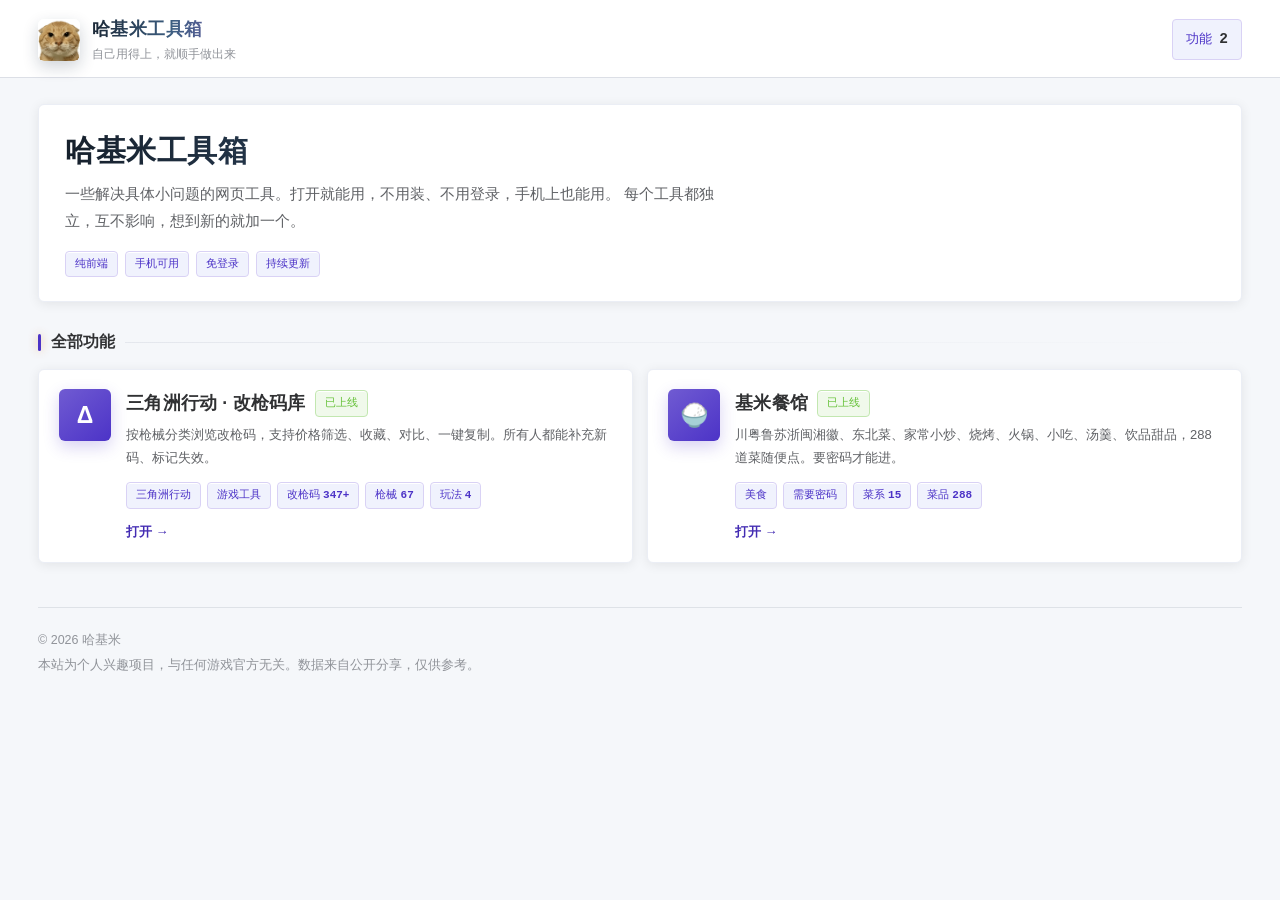
<file: docs/index.html>
<!DOCTYPE html>
<html lang="zh-CN" data-base="./">
<head>
<meta charset="UTF-8" />
<meta name="viewport" content="width=device-width, initial-scale=1, viewport-fit=cover" />
<title>哈基米工具箱</title>
<meta name="description" content="哈基米工具箱 —— 自己用得上就顺手做出来的网页小工具集合，打开就能用，不用登录。" />
<link rel="icon" type="image/svg+xml" href="favicon.svg" />
<!-- 图标与 PWA -->
<link rel="apple-touch-icon" sizes="180x180" href="icons/apple-touch-icon.png" />
<link rel="icon" type="image/png" sizes="192x192" href="icons/icon-192.png" />
<link rel="icon" type="image/png" sizes="32x32" href="icons/favicon-32.png" />
<link rel="manifest" href="manifest.webmanifest" />
<meta name="theme-color" content="#f0892c" />
<meta name="apple-mobile-web-app-capable" content="yes" />
<meta name="apple-mobile-web-app-status-bar-style" content="default" />
<meta name="apple-mobile-web-app-title" content="哈基米" />
<meta name="mobile-web-app-capable" content="yes" />
<!-- /图标与 PWA -->
<link rel="stylesheet" href="assets/theme.css" />
<script>
/* 立刻标上 .js，让 .reveal 的隐藏生效（无 JS 时不隐藏，内容照常显示） */
document.documentElement.className += " js";
/* 兜底一：site.js 要是没加载成功，1.8 秒后直接把内容显示出来 */
setTimeout(function () {
  if (window.SITE && window.SITE.reveal) return;
  var l = document.querySelectorAll(".reveal");
  for (var i = 0; i < l.length; i++) l[i].classList.add("in");
}, 1800);
/* 兜底二：3.5 秒后，凡是已经进了视口却还没显示的，直接显示。
   （IntersectionObserver 极少出问题，但滚动浮现这种写法一旦失效就是整片空白，
     所以宁可多留一道网。） */
setTimeout(function () {
  var l = document.querySelectorAll(".reveal:not(.in)");
  for (var i = 0; i < l.length; i++) {
    var r = l[i].getBoundingClientRect();
    if (r.top < window.innerHeight && r.bottom > 0) l[i].classList.add("in");
  }
}, 3500);
</script>
<!-- 皮肤层：只改配色/圆角/阴影，删掉这行就回原样 -->
<link rel="stylesheet" href="assets/skin.css" />
<link rel="stylesheet" href="assets/mobile.css" />
</head>
<body>
<div class="grain"></div>

<header class="top">
  <div class="top-in">
    <a class="brand" href="./" title="返回工具箱首页">
      <div class="mark has-img"><img src="icons/icon-192.png" alt="哈基米工具箱" width="42" height="42" /></div>
      <div>
        <h1>哈基米工具箱</h1>
        <div class="sub">自己用得上，就顺手做出来</div>
      </div>
    </a>
    <div class="stats">
      <div class="stat" data-mhide>功能 <b id="s-feat">0</b></div>
      
    </div>
  </div>
</header>

<div class="wrap">

  <section class="hero reveal">
    <h2>哈基米工具箱</h2>
    <p>
      一些解决具体小问题的网页工具。打开就能用，不用装、不用登录，手机上也能用。
      每个工具都独立，互不影响，想到新的就加一个。
    </p>
    <div class="hero-tags">
      <span class="badge ftag">纯前端</span>
      <span class="badge ftag">手机可用</span>
      <span class="badge ftag">免登录</span>
      <span class="badge ftag">持续更新</span>
    </div>
  </section>

  <h3 class="sec-title reveal">全部功能</h3>
  <div class="feat-grid" id="featureList"></div>

  <footer class="site">
    <div id="siteCopy"></div>
    <div>本站为个人兴趣项目，与任何游戏官方无关。数据来自公开分享，仅供参考。</div>
  </footer>

</div>

<script src="assets/site.js"></script>
<script type="speculationrules">
{"prerender":[{"where":{"href_matches":"/*"},"eagerness":"moderate"}]}
</script>
</body>
</html>
</file>
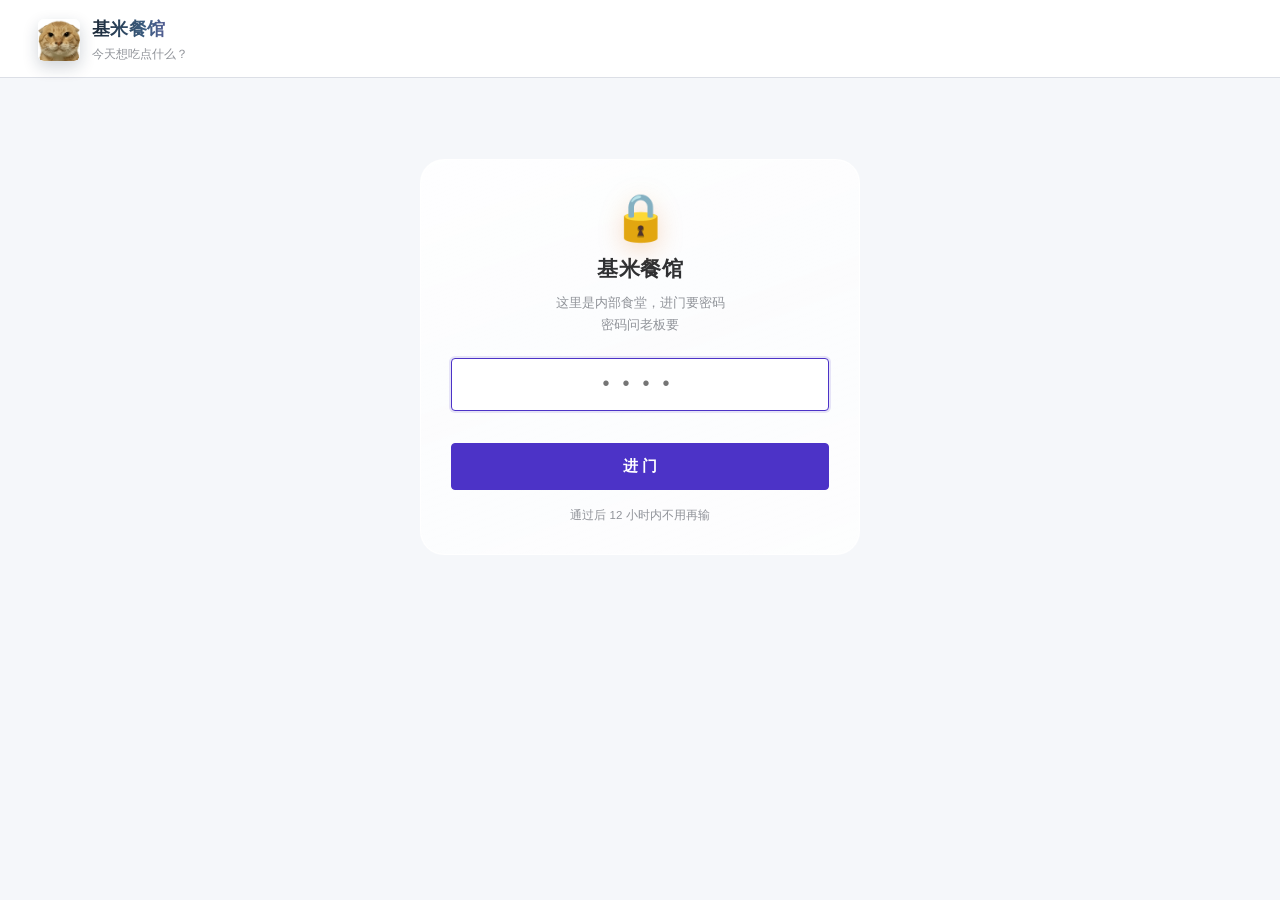
<file: docs/jimi-restaurant/index.html>
<!DOCTYPE html>
<html lang="zh-CN" data-base="../">
<head>
<meta charset="UTF-8" />
<meta name="viewport" content="width=device-width, initial-scale=1, viewport-fit=cover" />
<title>基米餐馆 · 哈基米工具箱</title>
<meta name="description" content="基米餐馆：川粤鲁苏浙闽湘徽、东北菜、家常小炒、烧烤、火锅、小吃、汤羹、饮品甜品，点菜下单。" />
<link rel="icon" type="image/svg+xml" href="../favicon.svg" />
<!-- 图标与 PWA -->
<link rel="apple-touch-icon" sizes="180x180" href="../icons/apple-touch-icon.png" />
<link rel="icon" type="image/png" sizes="192x192" href="../icons/icon-192.png" />
<link rel="icon" type="image/png" sizes="32x32" href="../icons/favicon-32.png" />
<link rel="manifest" href="../manifest.webmanifest" />
<meta name="theme-color" content="#f0892c" />
<meta name="apple-mobile-web-app-capable" content="yes" />
<meta name="apple-mobile-web-app-status-bar-style" content="default" />
<meta name="apple-mobile-web-app-title" content="基米餐馆" />
<meta name="mobile-web-app-capable" content="yes" />
<!-- /图标与 PWA -->
<link rel="stylesheet" href="../assets/theme.css" />
<style>
  /* ---------- 密码门 ---------- */
  .gate{max-width:440px;margin:9vh auto 0;border-radius:24px;padding:34px 30px 30px;text-align:center;
    background:linear-gradient(160deg,rgba(255,255,255,.9),rgba(255,255,255,.66) 48%,rgba(255,255,255,.8));
    border:1px solid rgba(255,255,255,.95);border-top-color:#fff;
    backdrop-filter:var(--blur);-webkit-backdrop-filter:var(--blur);
    box-shadow:var(--inset),0 18px 50px rgba(20,40,65,.12)}
  .gate .lock{font-size:46px;line-height:1;margin-bottom:12px;filter:drop-shadow(0 6px 12px rgba(226,112,10,.25))}
  .gate h2{margin:0 0 6px;font-size:21px;letter-spacing:.5px}
  .gate p{margin:0 0 22px;font-size:13px;color:var(--dim2);line-height:1.7}
  .gate .pin{display:flex;gap:10px}
  .gate input{flex:1;text-align:center;font-size:20px;letter-spacing:8px;padding:14px 12px;border-radius:14px;
    font-family:var(--mono);color:var(--txt);background:rgba(255,255,255,.85);
    border:1px solid rgba(20,40,65,.16);box-shadow:inset 0 1px 0 #fff;outline:none}
  .gate input:focus{border-color:rgba(226,112,10,.5);box-shadow:0 0 0 3px rgba(226,112,10,.12),inset 0 1px 0 #fff}
  .gate .err{min-height:20px;margin-top:12px;font-size:12.5px;color:var(--bad)}
  .gate .hintline{margin-top:16px;font-size:11.5px;color:var(--dim2)}
  .shake{animation:shake .32s}
  @keyframes shake{0%,100%{transform:translateX(0)}25%{transform:translateX(-7px)}75%{transform:translateX(7px)}}

  /* ---------- 菜单布局 ---------- */
  .shop{display:grid;grid-template-columns:186px 1fr;gap:20px;margin-top:22px;align-items:start}
  .side{position:sticky;top:86px;border-radius:20px;padding:12px;
    background:linear-gradient(160deg,rgba(255,255,255,.82),rgba(255,255,255,.6));
    border:1px solid rgba(255,255,255,.95);backdrop-filter:var(--blur);-webkit-backdrop-filter:var(--blur);
    box-shadow:var(--inset),var(--shadow);max-height:calc(100vh - 110px);overflow:auto}
  .side button{display:flex;align-items:center;gap:9px;width:100%;padding:10px 12px;border-radius:12px;
    border:0;background:transparent;cursor:pointer;font:inherit;font-size:13.5px;color:var(--dim);
    text-align:left;transition:background .16s,color .16s}
  .side button:hover{background:rgba(255,255,255,.7)}
  .side button.on{color:var(--txt);font-weight:600;background:rgba(255,197,143,.5);
    box-shadow:inset 0 1px 0 rgba(255,255,255,.9)}
  .side button .em{font-size:16px;width:20px;text-align:center}
  .side button .n{margin-left:auto;font-size:11.5px;color:var(--dim2);font-family:var(--mono)}

  .main{min-width:0}
  .bar{display:flex;gap:10px;flex-wrap:wrap;align-items:center;margin-bottom:14px}
  .bar input[type=search]{flex:1;min-width:170px;padding:11px 14px;border-radius:13px;font-size:13.5px;
    font-family:inherit;color:var(--txt);background:rgba(255,255,255,.8);
    border:1px solid rgba(20,40,65,.14);box-shadow:inset 0 1px 0 #fff;outline:none}
  .bar input[type=search]:focus{border-color:rgba(226,112,10,.45)}

  .chead{margin:2px 0 14px}
  .chead h2{margin:0 0 4px;font-size:19px}
  .chead p{margin:0;font-size:12.5px;color:var(--dim2)}

  .dishes{display:grid;grid-template-columns:repeat(auto-fill,minmax(268px,1fr));gap:12px}
  .dish{position:relative;border-radius:16px;padding:14px 15px;display:flex;flex-direction:column;gap:7px;
    background:linear-gradient(160deg,rgba(255,255,255,.86),rgba(255,255,255,.64));
    border:1px solid rgba(255,255,255,.95);box-shadow:var(--inset),0 6px 18px rgba(20,40,65,.06);
    backdrop-filter:var(--blur);-webkit-backdrop-filter:var(--blur);transition:transform .16s,box-shadow .16s}
  .dish:hover{transform:translateY(-2px);box-shadow:var(--inset),0 12px 26px rgba(20,40,65,.1)}
  .dish.in{border-color:rgba(226,112,10,.42);background:linear-gradient(160deg,rgba(255,240,225,.9),rgba(255,255,255,.7))}
  .dish .top{display:flex;align-items:baseline;gap:8px}
  .dish .top .badge{margin-left:auto}
  .dish .nm{font-weight:600;font-size:15px;letter-spacing:.2px}
  .dish .ds{font-size:12px;color:var(--dim2);line-height:1.6;min-height:19px}
  .dish .foot{display:flex;align-items:center;gap:7px;margin-top:2px}
  .dish .sp{font-size:11px;letter-spacing:-1px}
  .step{display:flex;align-items:center;gap:6px;margin-left:auto}
  .step button{width:27px;height:27px;border-radius:9px;border:1px solid rgba(20,40,65,.16);
    background:rgba(255,255,255,.85);cursor:pointer;font-size:15px;line-height:1;color:var(--dim);
    display:flex;align-items:center;justify-content:center;padding:0;transition:all .14s}
  .step button:hover:not(:disabled){color:var(--accent);border-color:rgba(226,112,10,.5);
    background:rgba(255,228,203,.8)}
  .step button:disabled{opacity:.35;cursor:default}
  .step .q{min-width:22px;text-align:center;font-family:var(--mono);font-size:13.5px;font-weight:600}

  /* ---------- 底部购物车条 ---------- */
  .cartbar{position:fixed;left:50%;bottom:22px;transform:translateX(-50%);z-index:60;
    display:flex;align-items:center;gap:14px;padding:11px 12px 11px 20px;border-radius:999px;
    background:linear-gradient(140deg,rgba(255,255,255,.92),rgba(255,255,255,.78));
    border:1px solid rgba(255,255,255,.98);box-shadow:0 14px 40px rgba(20,40,65,.16),inset 0 1px 0 #fff;
    backdrop-filter:var(--blur);-webkit-backdrop-filter:var(--blur);
    transition:transform .24s cubic-bezier(.2,.9,.3,1.4),opacity .2s}
  .cartbar[hidden]{display:none}
  .cartbar .sum{font-size:13px;color:var(--dim)}
  .cartbar .sum b{font-family:var(--mono);font-size:16px;color:var(--accent2);margin-left:3px}
  .cartbar .sep{width:1px;height:22px;background:rgba(20,40,65,.12)}

  /* ---------- 小票 ---------- */
  #r-img{display:block;margin:0 auto}

  .empty-tip{text-align:center;padding:44px 0;color:var(--dim2);font-size:13.5px}

  @media (max-width:760px){
    .shop{grid-template-columns:1fr;gap:12px}
    .side{position:static;max-height:none;display:flex;gap:7px;overflow-x:auto;padding:10px;
      scrollbar-width:none}
    .side::-webkit-scrollbar{display:none}
    .side button{width:auto;white-space:nowrap;padding:8px 14px;border-radius:999px;
      background:rgba(255,255,255,.66);border:1px solid rgba(255,255,255,.95)}
    .side button .n{display:none}
    .side button.on{background:rgba(255,197,143,.6)}
    .dishes{grid-template-columns:1fr}
    .cartbar{left:14px;right:14px;bottom:14px;transform:none;justify-content:space-between;padding-left:16px}
    .gate{margin-top:5vh;padding:26px 20px}
  }
</style>
<script>
/* 立刻标上 .js，让 .reveal 的隐藏生效（无 JS 时不隐藏，内容照常显示） */
document.documentElement.className += " js";
/* 兜底一：site.js 要是没加载成功，1.8 秒后直接把内容显示出来 */
setTimeout(function () {
  if (window.SITE && window.SITE.reveal) return;
  var l = document.querySelectorAll(".reveal");
  for (var i = 0; i < l.length; i++) l[i].classList.add("in");
}, 1800);
/* 兜底二：3.5 秒后，凡是已经进了视口却还没显示的，直接显示。
   （IntersectionObserver 极少出问题，但滚动浮现这种写法一旦失效就是整片空白，
     所以宁可多留一道网。） */
setTimeout(function () {
  var l = document.querySelectorAll(".reveal:not(.in)");
  for (var i = 0; i < l.length; i++) {
    var r = l[i].getBoundingClientRect();
    if (r.top < window.innerHeight && r.bottom > 0) l[i].classList.add("in");
  }
}, 3500);
</script>
<!-- 皮肤层：只改配色/圆角/阴影，删掉这行就回原样 -->
<link rel="stylesheet" href="../assets/skin.css" />
<link rel="stylesheet" href="../assets/mobile.css" />
</head>
<body>
<div class="grain"></div>

<header class="top">
  <div class="top-in">
    <a class="brand" href="../" title="返回工具箱首页">
      <div class="mark has-img"><img src="../icons/icon-192.png" alt="基米餐馆" width="42" height="42" /></div>
      <div>
        <h1>基米餐馆</h1>
        <div class="sub" id="sub">今天想吃点什么？</div>
      </div>
    </a>
    <div class="stats">
      <div class="stat" id="s-cui" data-mhide hidden>菜系 <b>0</b></div>
      <div class="stat" id="s-dish" hidden>菜品 <b>0</b></div>
      <!-- 顶栏的接口状态徽章已移除（setStat 里有 !el 保护，不会报错）-->
      <button class="stat" id="s-lock" hidden>🔒 <b>退出</b></button>
    </div>
  </div>
</header>

<div class="wrap">

  <!-- 密码门 -->
  <section class="gate" id="gate">
    <div class="lock">🔒</div>
    <h2>基米餐馆</h2>
    <p>这里是内部食堂，进门要密码<br>密码问老板要</p>
    <div class="pin">
      <input id="pwd" type="password" inputmode="numeric" autocomplete="off"
             maxlength="20" placeholder="••••" aria-label="进门密码" />
    </div>
    <div class="err" id="err"></div>
    <button class="btn primary" id="go" style="width:100%;padding:13px;font-size:15px">进 门</button>
    <div class="hintline">通过后 12 小时内不用再输</div>
  </section>

  <!-- 菜单 -->
  <section id="app" hidden>
    <div class="shop">
      <aside class="side" id="cuisines"></aside>
      <div class="main">
        <div class="bar">
          <input type="search" id="q" placeholder="搜菜名，比如「鱼」「豆腐」「奶茶」" />
          <select id="spicy" title="辣度筛选">
            <option value="-1">不限辣度</option>
            <option value="0">不辣</option>
            <option value="1">微辣</option>
            <option value="2">中辣</option>
            <option value="3">特辣</option>
          </select>
          <button class="btn ghost" id="lucky" title="随便点一道">🎲 随便来一个</button>
        </div>
        <div class="chead" id="chead"></div>
        <div class="dishes" id="dishes"></div>
        <div class="empty-tip" id="nores" hidden>没找到这道菜，换个词试试</div>
      </div>
    </div>
    <footer style="margin-top:36px">
      <div id="foot-note"></div>
      <div id="foot-copy"></div>
    </footer>
  </section>
</div>

<div class="cartbar" id="cartbar" hidden>
  <span class="sum">已点 <b id="c-count">0</b> 样菜</span>
  <span class="sep"></span>
  <button class="btn ghost" id="c-clear" style="padding:8px 14px">清空</button>
  <button class="btn primary" id="c-order" style="padding:8px 18px">下单</button>
</div>

<div id="modalHost"></div>
<button class="totop" id="toTop" title="回到顶部" aria-label="回到顶部">↑</button>
<div class="toast" id="toast">已复制</div>

<script src="../assets/site.js"></script>
<script>
(function () {
  "use strict";

  var TOKEN_KEY = "jimi-restaurant-token-v1";
  var CART_KEY  = "jimi-restaurant-cart-v1";
  /* 后端就在同一台服务器上，走 nginx 反代的 /api/*。
     GitHub 镜像和本地打开的 html 没有后端（菜单只在服务器上），
     所以那种情况直接给个提示，别让人对着转圈的按钮发呆。 */
  var MIRROR = location.protocol === "file:" ||
    /(^|\.)github\.io$/.test(location.hostname);
  var API = "";

  var token = "";
  try { token = localStorage.getItem(TOKEN_KEY) || ""; } catch (e) { token = ""; }

  var MENU = null;                                // {cuisines:[…]}
  var cart = {};                                  // "菜系id|菜名" -> 数量
  var cur = "";                                   // 当前菜系 id
  var q = "";
  var spicy = -1;

  function $(s) { return document.querySelector(s); }
  function esc(s) {
    return String(s == null ? "" : s).replace(/[&<>"']/g, function (c) {
      return { "&": "&amp;", "<": "&lt;", ">": "&gt;", '"': "&quot;", "'": "&#39;" }[c];
    });
  }
  function allDishes() {
    var out = [];
    (MENU ? MENU.cuisines : []).forEach(function (c) {
      c.dishes.forEach(function (d) { out.push({ c: c, d: d, key: c.id + "|" + d.name }); });
    });
    return out;
  }
  function cartCount() { var n = 0; for (var k in cart) n += cart[k]; return n; }
  function saveCart() { try { localStorage.setItem(CART_KEY, JSON.stringify(cart)); } catch (e) {} }
  function loadCart() {
    try {
      var raw = localStorage.getItem(CART_KEY);
      cart = raw ? JSON.parse(raw) : {};
      if (!cart || typeof cart !== "object") cart = {};
    } catch (e) { cart = {}; }
  }

  var toastTimer = null;
  function toast(msg, ok) {
    var t = $("#toast");
    t.textContent = msg;
    t.style.background = ok === false ? "rgba(214,69,69,.94)" : "";
    t.classList.add("on");
    clearTimeout(toastTimer);
    toastTimer = setTimeout(function () { t.classList.remove("on"); }, 1900);
  }

  function setStat(id, val) {
    var el = $(id);
    if (!el) return;
    if (val == null) { el.hidden = true; return; }
    el.hidden = false;
    el.querySelector("b").textContent = val;
  }

  // ---------- 密码门 ----------
  function showGate(msg) {
    $("#gate").hidden = false;
    $("#app").hidden = true;
    setStat("#s-cui", null); setStat("#s-dish", null);
    setStat("#s-api", null); setStat("#s-lock", null);
    $("#cartbar").hidden = true;
    if (msg) $("#err").textContent = msg;
    setTimeout(function () { $("#pwd").focus(); }, 60);
  }

  function unlock() {
    var pwd = $("#pwd").value;
    var err = $("#err"), btn = $("#go");
    if (!pwd) { err.textContent = "请输入密码"; return; }
    err.textContent = "";
    btn.disabled = true; btn.textContent = "验证中…";
    setStat("#s-api", "连接中…");
    fetch(API + "/api/restaurant/unlock", {
      method: "POST",
      headers: { "Content-Type": "application/json" },
      body: JSON.stringify({ password: pwd })
    }).then(function (r) {
      return r.json()["catch"](function () { return {}; }).then(function (d) {
        if (!r.ok) throw new Error((d && d.error) || ("HTTP " + r.status));
        return d;
      });
    }).then(function (d) {
      token = d.token;
      try { localStorage.setItem(TOKEN_KEY, token); } catch (e) {}
      $("#pwd").value = "";
      return fetchMenu();
    }).then(function (ok) {
      // ok === false 表示 401，fetchMenu 里已经调 lockOut 把人挡回去了，这里不用管
      if (ok === false) return;
      enterApp();
    })["catch"](function (e) {
      err.textContent = (e && e.message) || "验证失败";
      $("#gate").classList.add("shake");
      setTimeout(function () { $("#gate").classList.remove("shake"); }, 340);
      setStat("#s-api", null);
      btn.disabled = false; btn.textContent = "进 门";
    });
  }

  function lockOut(msg) {
    token = "";
    try { localStorage.removeItem(TOKEN_KEY); } catch (e) {}
    showGate(msg || "");
    $("#go").disabled = false; $("#go").textContent = "进 门";
  }

  /** 进门成功、或者刷新后带着 token 回来 —— 两条路都走这里把菜单亮出来。
      之前只有刷新那条路会显示 #app，输密码那条路走完 fetchMenu 就没了，
      结果就是"密码对了但一直卡在验证中"，得刷新才行。 */
  function enterApp() {
    $("#gate").hidden = true;
    $("#app").hidden = false;
    $("#go").disabled = false;
    $("#go").textContent = "进 门";
    $("#pwd").value = "";
    if (MENU && MENU.cuisines && MENU.cuisines.length && !cur) {
      cur = MENU.cuisines[0].id;
    }
    render();
  }

  // ---------- 取菜单 ----------
  function fetchMenu() {
    return fetch(API + "/api/restaurant/menu", {
      headers: { Authorization: "Bearer " + token }
    }).then(function (r) {
      return r.json()["catch"](function () { return {}; }).then(function (d) {
        if (r.status === 401) { lockOut(d.error || "请重新输入密码"); throw new Error("__gate__"); }
        if (!r.ok) throw new Error((d && d.error) || ("HTTP " + r.status));
        return d;
      });
    }).then(function (d) {
      MENU = d;
      setStat("#s-api", "已连接");
      return true;
    })["catch"](function (e) {
      if (e && e.message === "__gate__") return false;
      setStat("#s-api", "连不上");
      showGate("服务器连不上，稍后再试");
      throw e;
    });
  }

  // ---------- 渲染 ----------
  function renderCuisines() {
    $("#cuisines").innerHTML = MENU.cuisines.map(function (c) {
      var n = c.dishes.reduce(function (a, d) { return a + (cart[c.id + "|" + d.name] || 0); }, 0);
      return '<button data-c="' + esc(c.id) + '"' + (c.id === cur ? ' class="on"' : "") + ">" +
        '<span class="em">' + esc(c.emoji) + "</span>" + esc(c.name) +
        '<span class="n">' + (n ? "已点 " + n : c.dishes.length) + "</span></button>";
    }).join("");
  }

  function dishCard(c, d) {
    var key = c.id + "|" + d.name;
    var n = cart[key] || 0;
    var sp = d.spicy > 0 ? '<span class="sp" title="辣度 ' + d.spicy + '/3">' +
      "🌶️".repeat(d.spicy) + "</span>" : "";
    var tag = d.tag ? '<span class="badge">' + esc(d.tag) + "</span>" : "";
    return '<div class="dish' + (n ? " in" : "") + '" data-key="' + esc(key) + '">' +
      '<div class="top"><span class="nm">' + esc(d.name) + "</span>" + tag + "</div>" +
      '<div class="ds">' + esc(d.desc || "") + "</div>" +
      '<div class="foot">' + sp +
        '<span class="step">' +
          '<button data-act="minus"' + (n ? "" : " disabled") + ' aria-label="减一份">−</button>' +
          '<span class="q">' + n + "</span>" +
          '<button data-act="plus" aria-label="加一份">+</button>' +
        "</span></div></div>";
  }

  function renderDishes() {
    var c = MENU.cuisines.filter(function (x) { return x.id === cur; })[0];
    if (!c) return;
    var terms = q.trim().toLowerCase().split(/\s+/).filter(Boolean);
    var searchAll = terms.length > 0 || spicy >= 0;
    var list = searchAll ? allDishes() : c.dishes.map(function (d) { return { c: c, d: d }; });

    var rows = list.filter(function (x) {
      if (spicy >= 0 && x.d.spicy !== spicy) return false;
      if (!terms.length) return true;
      var hay = (x.d.name + " " + (x.d.desc || "") + " " + x.c.name).toLowerCase();
      return terms.every(function (t) { return hay.indexOf(t) >= 0; });
    });

    if (searchAll) {
      $("#chead").innerHTML = "<h2>搜索结果</h2><p>共 " + rows.length + " 道" +
        (q ? "，关键词「" + esc(q) + "」" : "") + "</p>";
    } else {
      $("#chead").innerHTML = "<h2>" + esc(c.emoji + " " + c.name) + "</h2><p>" +
        esc(c.desc) + "　·　" + c.dishes.length + " 道</p>";
    }

    $("#nores").hidden = rows.length > 0;
    $("#dishes").innerHTML = rows.map(function (x) { return dishCard(x.c, x.d); }).join("");
  }

  function renderCart() {
    var n = cartCount();
    var bar = $("#cartbar");
    if (!n) { bar.hidden = true; return; }
    bar.hidden = false;
    $("#c-count").textContent = n;
  }

  function render() {
    if (!MENU) return;
    renderCuisines();
    renderDishes();
    renderCart();
    setStat("#s-cui", MENU.cuisines.length);
    setStat("#s-dish", allDishes().length);
    setStat("#s-lock", "退出");
  }

  // ---------- 小票（用 canvas 画，能存成图片） ----------
  function receiptData() {
    var items = [], byKey = {};
    allDishes().forEach(function (x) { byKey[x.key] = x; });
    MENU.cuisines.forEach(function (c) {
      c.dishes.forEach(function (d) {
        var k = c.id + "|" + d.name;
        if (cart[k]) items.push({ name: d.name, qty: cart[k], cuisine: c.name });
      });
    });
    var d = new Date();
    var p2 = function (n) { return String(n).padStart(2, "0"); };
    return {
      items: items,
      count: items.reduce(function (a, x) { return a + x.qty; }, 0),
      stamp: d.getFullYear() + "-" + p2(d.getMonth() + 1) + "-" + p2(d.getDate()) + " " +
             p2(d.getHours()) + ":" + p2(d.getMinutes()),
      file: d.getFullYear() + p2(d.getMonth() + 1) + p2(d.getDate()) + "-" +
            p2(d.getHours()) + p2(d.getMinutes()) + p2(d.getSeconds()),
      no: "JM" + Date.now().toString().slice(-8)
    };
  }

  /** 把一条虚线画在 canvas 上 */
  function dashLine(g, x1, x2, y) {
    g.save();
    g.strokeStyle = "#d9d4c8";
    g.lineWidth = 2;
    g.setLineDash([7, 7]);
    g.beginPath();
    g.moveTo(x1, y);
    g.lineTo(x2, y);
    g.stroke();
    g.restore();
  }

  /** 画成锯齿纸边（顺带把纸外的部分留成透明） */
  function paperPath(g, w, h, tooth) {
    g.beginPath();
    g.moveTo(0, tooth);
    for (var x = 0; x < w; x += tooth * 2) {
      g.lineTo(Math.min(x + tooth, w), 0);
      g.lineTo(Math.min(x + tooth * 2, w), tooth);
    }
    g.lineTo(w, h - tooth);
    for (var x2 = w; x2 > 0; x2 -= tooth * 2) {
      g.lineTo(Math.max(x2 - tooth, 0), h);
      g.lineTo(Math.max(x2 - tooth * 2, 0), h - tooth);
    }
    g.closePath();
  }

  /** 生成小票 canvas —— 2 倍尺寸画，存出来的图清晰 */
  function drawReceipt(data) {
    var W = 680;
    var PADX = 52;
    var TOOTH = 11;
    var TOP = 40;                       // 纸内上边距
    var SANS = '"PingFang SC","Microsoft YaHei","Hiragino Sans GB",sans-serif';
    var MONO = 'ui-monospace,Menlo,Consolas,"Courier New",monospace';

    var headH = 108;                    // 标题 + 时间单号
    var itemH = 42 * data.items.length;
    var footH = 116;
    var H = TOP + headH + 30 + itemH + 30 + 54 + footH + TOP;

    var cv = document.createElement("canvas");
    cv.width = W;
    cv.height = H;
    var g = cv.getContext("2d");

    // 纸
    g.fillStyle = "#fffdf6";
    paperPath(g, W, H, TOOTH);
    g.fill();

    // 纸上一道很淡的横纹，像热敏纸
    g.save();
    g.globalAlpha = 0.35;
    g.fillStyle = "#fbf7ea";
    for (var y = TOOTH + 5; y < H - TOOTH; y += 52) g.fillRect(0, y, W, 26);
    g.restore();

    g.textBaseline = "middle";
    var y = TOP + TOOTH;

    // 标题
    g.textAlign = "center";
    g.fillStyle = "#2f2a24";
    g.font = "600 36px " + SANS;
    g.fillText("基 米 餐 馆", W / 2, y + 22);
    y += 50;

    // 时间 + 单号
    g.font = "19px " + MONO;
    g.fillStyle = "#9a938a";
    g.fillText(data.stamp + "　单号 " + data.no, W / 2, y + 16);
    y += 44;

    // 分隔线
    dashLine(g, PADX, W - PADX, y);
    y += 30;

    // 菜品
    g.textAlign = "left";
    data.items.forEach(function (it) {
      g.font = "23px " + SANS;
      g.fillStyle = "#2f2a24";
      g.fillText(it.name, PADX, y + 12);

      g.textAlign = "right";
      g.font = "23px " + MONO;
      g.fillStyle = "#7d766c";
      g.fillText("×" + it.qty, W - PADX, y + 12);
      g.textAlign = "left";
      y += 42;
    });

    y += 4;
    dashLine(g, PADX, W - PADX, y);
    y += 30;

    // 合计样数
    g.font = "600 24px " + SANS;
    g.fillStyle = "#2f2a24";
    g.fillText("共 " + data.count + " 样菜", PADX, y + 12);
    y += 46;

    dashLine(g, PADX, W - PADX, y);
    y += 34;

    // 结尾
    g.textAlign = "center";
    g.font = "22px " + SANS;
    g.fillStyle = "#7d766c";
    g.fillText("谢 谢 惠 顾", W / 2, y + 10);
    y += 40;
    g.font = "17px " + SANS;
    g.fillStyle = "#b3aca2";
    g.fillText("本单仅供娱乐，不产生任何实际交易", W / 2, y + 8);

    return cv;
  }

  function downloadCanvas(cv, filename) {
    var done = function (url, revoke) {
      var a = document.createElement("a");
      a.href = url;
      a.download = filename;
      document.body.appendChild(a);
      a.click();
      setTimeout(function () {
        if (revoke) URL.revokeObjectURL(url);
        a.remove();
      }, 2000);
    };
    if (cv.toBlob) {
      cv.toBlob(function (blob) {
        if (!blob) { downloadCanvas(cv, "x"); return; }
        done(URL.createObjectURL(blob), true);
      }, "image/png");
    } else {
      done(cv.toDataURL("image/png"), false);
    }
  }

  function showReceipt() {
    if (!cartCount()) return;
    var data = receiptData();
    if (!data.items.length) return;

    var cv = drawReceipt(data);
    var dataUrl = cv.toDataURL("image/png");
    var fname = "基米餐馆小票-" + data.file + ".png";

    $("#modalHost").innerHTML =
      '<div class="modal" id="modal"><div class="modal-in" style="max-width:480px">' +
      '<h2>小票<span class="x"><button class="btn" id="modalClose">关闭</button></span></h2>' +
      '<div style="text-align:center;margin-bottom:14px">' +
        '<img id="r-img" alt="基米餐馆小票" src="' + dataUrl + '" ' +
        'style="max-width:100%;border-radius:8px;box-shadow:0 10px 30px rgba(20,40,65,.18)" />' +
      "</div>" +
      '<p style="font-size:12px;color:var(--dim2);text-align:center;margin:0 0 16px">' +
        "手机上也可以长按图片保存</p>" +
      '<div style="display:flex;gap:10px;flex-wrap:wrap">' +
        '<button class="btn primary" id="r-save" style="flex:1;min-width:130px">💾 保存图片</button>' +
        '<button class="btn" id="r-copy" style="flex:1;min-width:110px">复制文字</button>' +
        '<button class="btn ghost" id="r-ok" style="flex:0 0 84px">好的</button>' +
      "</div></div></div>";

    function close() { $("#modalHost").innerHTML = ""; }
    $("#modalClose").onclick = close;
    $("#r-ok").onclick = close;
    $("#modal").addEventListener("click", function (e) { if (e.target.id === "modal") close(); });

    $("#r-save").onclick = function () {
      try {
        downloadCanvas(cv, fname);
        toast("小票图片已保存：" + fname);
      } catch (e) {
        toast("保存失败，长按图片试试", false);
      }
    };

    $("#r-copy").onclick = function () {
      var txt = "【基米餐馆】" + data.stamp + "　单号 " + data.no + "\n" +
        data.items.map(function (x) { return x.name + " ×" + x.qty; }).join("\n") +
        "\n共 " + data.count + " 样菜\n（仅供娱乐，不产生任何实际交易）";
      var okFn = function () { toast("已复制成文字"); };
      if (navigator.clipboard && navigator.clipboard.writeText) {
        navigator.clipboard.writeText(txt).then(okFn, function () { toast("复制失败", false); });
      } else {
        var ta = document.createElement("textarea");
        ta.value = txt;
        document.body.appendChild(ta);
        ta.select();
        try { document.execCommand("copy"); okFn(); } catch (e) { toast("复制失败", false); }
        document.body.removeChild(ta);
      }
    };
  }

  // ---------- 事件 ----------
  document.addEventListener("click", function (e) {
    var step = e.target.closest(".step button");
    if (step) {
      var card = step.closest(".dish");
      var key = card.dataset.key;
      var n = cart[key] || 0;
      if (step.dataset.act === "plus") cart[key] = n + 1;
      else { if (n <= 1) delete cart[key]; else cart[key] = n - 1; }
      saveCart();
      card.outerHTML = dishCardByKey(key);
      renderCuisines();
      renderCart();
      return;
    }
    var cb = e.target.closest("#cuisines button");
    if (cb) {
      cur = cb.dataset.c;
      q = ""; $("#q").value = "";
      spicy = -1; $("#spicy").value = "-1";
      render();
      window.scrollTo({ top: 0, behavior: "smooth" });
    }
  });

  function dishCardByKey(key) {
    var found = null;
    allDishes().forEach(function (x) { if (x.key === key) found = x; });
    return found ? dishCard(found.c, found.d) : "";
  }

  $("#go").addEventListener("click", unlock);
  $("#pwd").addEventListener("keydown", function (e) { if (e.key === "Enter") unlock(); });

  var qTimer = null;
  $("#q").addEventListener("input", function (e) {
    clearTimeout(qTimer);
    var v = e.target.value;
    qTimer = setTimeout(function () { q = v; renderDishes(); }, 140);
  });
  $("#spicy").addEventListener("change", function (e) { spicy = Number(e.target.value); renderDishes(); });

  $("#lucky").addEventListener("click", function () {
    var pool = [];
    (MENU ? MENU.cuisines : []).forEach(function (c) {
      c.dishes.forEach(function (d) { pool.push({ c: c, d: d, key: c.id + "|" + d.name }); });
    });
    if (!pool.length) return;
    var pick = pool[Math.floor(Math.random() * pool.length)];
    cart[pick.key] = (cart[pick.key] || 0) + 1;
    saveCart();
    cur = pick.c.id; q = ""; $("#q").value = ""; spicy = -1; $("#spicy").value = "-1";
    render();
    var el = document.querySelector('.dish[data-key="' + CSS.escape(pick.key) + '"]');
    if (el) {
      el.scrollIntoView({ block: "center", behavior: "smooth" });
      el.style.transition = "box-shadow .3s";
      el.style.boxShadow = "0 0 0 4px rgba(226,112,10,.35), 0 12px 26px rgba(20,40,65,.1)";
      setTimeout(function () { el.style.boxShadow = ""; }, 1400);
    }
    toast("给你点了：" + pick.d.name);
  });

  $("#c-clear").addEventListener("click", function () {
    if (!cartCount()) return;
    if (!confirm("清空已点的 " + cartCount() + " 样？")) return;
    cart = {}; saveCart(); render();
  });
  $("#c-order").addEventListener("click", showReceipt);
  $("#s-lock").addEventListener("click", function () {
    if (!confirm("退出餐馆？下次要重新输密码。")) return;
    cart = {}; saveCart(); lockOut("");
    toast("已退出");
  });

  var toTop = $("#toTop");
  function onScroll() { toTop.classList.toggle("on", window.scrollY > 620); }
  window.addEventListener("scroll", onScroll, { passive: true });
  toTop.addEventListener("click", function () { window.scrollTo({ top: 0, behavior: "smooth" }); });
  onScroll();

  // ---------- 启动 ----------
  loadCart();
  if (window.SITE) {
    $("#foot-note").textContent = "菜单只在服务器上，没密码看不到。";
    $("#foot-copy").textContent = "© 2026 哈基米";
  }
  if (MIRROR) {
    $("#gate").innerHTML =
      '<div class="lock">🍚</div><h2>基米餐馆</h2>' +
      '<p style="line-height:2">这是<b>备份镜像站</b>，没有后端<br>' +
      "餐馆要密码才能进，只能在主站用<br><br>" +
      '<a class="btn primary" href="http://119.45.171.242:8080/jimi-restaurant/" ' +
      'style="display:inline-block;padding:12px 24px;text-decoration:none">去主站 →</a></p>';
    return;
  }
  if (!token) {
    showGate("");
  } else {
    setStat("#s-api", "连接中…");
    fetchMenu().then(function (ok) {
      if (!ok) return;
      enterApp();
    })["catch"](function () {});
  }
})();
</script>
</body>
</html>
</file>
<file: docs/assets/theme.css>
/* ============================================================
   哈基米工具箱 · 共用主题
   浅色液态玻璃。所有页面共用这一份，功能页只需写自己的部分。
   ============================================================ */

:root{
  --bg:#eef3fa;
  --txt:#141f2c; --dim:#57697e; --dim2:#8a9bad;
  --accent:#e2700a; --accent2:#b8590a; --ok:#0f9d63; --star:#c98a00; --bad:#d64545;
  --cyan:#0f8fa8;
  --mono:"JetBrains Mono","SFMono-Regular",Consolas,"Liberation Mono",monospace;
  /* 浅色液态玻璃 */
  --glass:rgba(255,255,255,.62);
  --glass-2:rgba(255,255,255,.78);
  --rim:rgba(255,255,255,.9);
  --rim-2:rgba(20,40,65,.09);
  --blur:blur(20px) saturate(185%);
  --shadow:0 2px 4px rgba(20,40,65,.05), 0 14px 34px rgba(20,40,65,.12);
  --inset:inset 0 1px 0 rgba(255,255,255,.95), inset 0 -1px 0 rgba(255,255,255,.5);
  --radius:22px;
  --maxw:1240px;
}

*{box-sizing:border-box}
[hidden]{display:none !important}
html,body{margin:0;padding:0}
body{
  color:var(--txt);min-height:100vh;-webkit-font-smoothing:antialiased;
  font:15px/1.6 -apple-system,BlinkMacSystemFont,"Segoe UI","Microsoft YaHei",sans-serif;
  background:var(--bg);
}

/* ① 淡淡的七彩光晕 —— 玻璃要有东西可以“折射”才成立 */
body::before{
  content:"";position:fixed;inset:-22%;z-index:0;pointer-events:none;
  background:
    radial-gradient(closest-side,rgba(255,178,120,.62),transparent 70%) 6% 2%/46vmax 46vmax no-repeat,
    radial-gradient(closest-side,rgba(126,214,235,.55),transparent 70%) 98% 4%/42vmax 42vmax no-repeat,
    radial-gradient(closest-side,rgba(186,166,255,.55),transparent 70%) 92% 96%/46vmax 46vmax no-repeat,
    radial-gradient(closest-side,rgba(150,225,186,.5),transparent 70%) 2% 98%/42vmax 42vmax no-repeat,
    radial-gradient(closest-side,rgba(255,190,215,.45),transparent 70%) 50% 108%/40vmax 40vmax no-repeat;
  filter:blur(48px) saturate(1.15);
  animation:drift 52s ease-in-out infinite alternate;
}
@keyframes drift{
  0%{transform:translate3d(0,0,0) scale(1)}
  50%{transform:translate3d(-2.4%,1.6%,0) scale(1.08)}
  100%{transform:translate3d(2%,-2%,0) scale(1.03)}
}
/* ② 极淡网格 + 颗粒噪点 */
body::after{
  content:"";position:fixed;inset:0;z-index:1;pointer-events:none;opacity:.55;
  background-image:
    linear-gradient(rgba(40,80,130,.05) 1px,transparent 1px),
    linear-gradient(90deg,rgba(40,80,130,.05) 1px,transparent 1px);
  background-size:48px 48px;
  -webkit-mask-image:radial-gradient(ellipse 118% 76% at 50% -6%,#000 6%,transparent 74%);
  mask-image:radial-gradient(ellipse 118% 76% at 50% -6%,#000 6%,transparent 74%);
}
.grain{position:fixed;inset:0;z-index:2;pointer-events:none;opacity:.05;mix-blend-mode:multiply;
  background-image:url("data:image/svg+xml,%3Csvg xmlns='http://www.w3.org/2000/svg' width='180' height='180'%3E%3Cfilter id='n'%3E%3CfeTurbulence type='fractalNoise' baseFrequency='.9' numOctaves='3'/%3E%3C/filter%3E%3Crect width='100%25' height='100%25' filter='url(%23n)'/%3E%3C/svg%3E")}

::selection{background:rgba(226,112,10,.22)}
::-webkit-scrollbar{width:10px;height:10px}
::-webkit-scrollbar-track{background:transparent}
::-webkit-scrollbar-thumb{background:rgba(30,60,95,.22);border-radius:6px;border:2px solid transparent;background-clip:content-box}
::-webkit-scrollbar-thumb:hover{background:rgba(30,60,95,.4);background-clip:content-box}

@keyframes cardIn{from{opacity:0;transform:translateY(9px) scale(.985)}to{opacity:1;transform:none}}
@media (prefers-reduced-motion:reduce){*{animation:none!important;transition:none!important}}

a{color:var(--accent2)}
button{font-family:inherit}
.wrap{max-width:var(--maxw);margin:0 auto;padding:0 18px 120px;position:relative;z-index:3}

/* ---------------- 顶栏 ---------------- */
header.top{position:sticky;top:0;z-index:30;
  background:linear-gradient(180deg,rgba(255,255,255,.82),rgba(255,255,255,.62));
  backdrop-filter:var(--blur);-webkit-backdrop-filter:var(--blur);
  border-bottom:1px solid rgba(255,255,255,.9);
  box-shadow:0 1px 0 rgba(20,40,65,.05),0 10px 28px rgba(20,40,65,.08)}
header.top::after{content:"";position:absolute;left:0;right:0;bottom:-1px;height:2px;
  background:linear-gradient(90deg,transparent,rgba(255,150,80,.6),rgba(120,200,235,.55),rgba(186,166,255,.5),transparent)}
.top-in{max-width:var(--maxw);margin:0 auto;padding:15px 18px 13px;display:flex;align-items:center;gap:14px;flex-wrap:wrap}
.brand{display:flex;align-items:center;gap:12px;min-width:0;cursor:pointer;text-decoration:none}
.mark{width:42px;height:42px;flex:0 0 42px;border-radius:14px;
  background:linear-gradient(150deg,#ffc38a,#ff8f2e 46%,#e2700a);
  display:grid;place-items:center;font-weight:800;font-size:20px;color:#fff;
  text-shadow:0 1px 2px rgba(120,50,0,.45);
  box-shadow:0 8px 20px rgba(226,112,10,.32),inset 0 1px 0 rgba(255,255,255,.75)}
/* 用图片当 logo：去掉渐变底和文字投影，让图铺满（自己会切圆角） */
.mark.has-img{background:#fff;padding:0;overflow:hidden;
  box-shadow:0 6px 16px rgba(20,40,65,.2),inset 0 0 0 1px rgba(255,255,255,.95)}
.mark.has-img img{width:100%;height:100%;object-fit:cover;display:block;
  /* 图片本身是方形的，超出圆角的部分由 overflow 裁掉 */}
.brand h1,.brand .bt{margin:0;font-size:17.5px;letter-spacing:.4px;white-space:nowrap;
  background:linear-gradient(92deg,#1b2836,#3c5d80 55%,#6b5ea8);-webkit-background-clip:text;
  background-clip:text;color:transparent}
.brand .sub{font-size:12px;color:var(--dim2);margin-top:2px}
.stats{margin-left:auto;display:flex;gap:8px;flex-wrap:wrap}
.stat{border-radius:13px;padding:8px 13px;font-size:12.5px;color:var(--dim);white-space:nowrap;
  background:rgba(255,255,255,.66);border:1px solid rgba(255,255,255,.95);
  backdrop-filter:blur(12px) saturate(160%);-webkit-backdrop-filter:blur(12px) saturate(160%);
  box-shadow:var(--inset),0 2px 8px rgba(20,40,65,.06)}
.stat b{color:var(--txt);font-size:14.5px;font-family:var(--mono);margin-left:4px}

/* 功能切换导航（顶栏第二行，由 site.js 渲染） */
.fnav{max-width:var(--maxw);margin:0 auto;padding:0 18px 11px;display:flex;gap:7px;flex-wrap:wrap;align-items:center}
.fnav a{display:inline-flex;align-items:center;gap:6px;padding:6px 13px;border-radius:999px;
  font-size:13px;text-decoration:none;color:var(--dim);white-space:nowrap;
  background:rgba(255,255,255,.5);border:1px solid rgba(255,255,255,.9);
  box-shadow:inset 0 1px 0 #fff,0 2px 6px rgba(20,40,65,.05);transition:.16s}
.fnav a:hover{color:var(--txt);transform:translateY(-1px);background:rgba(255,255,255,.75)}
.fnav a.on{color:#fff;font-weight:700;border-color:rgba(255,255,255,.7);
  background:linear-gradient(150deg,#ffb066,#f0812a 55%,#d9660a);
  box-shadow:0 6px 18px rgba(226,112,10,.3),inset 0 1px 0 rgba(255,255,255,.5)}
.fnav .sep{width:1px;height:18px;background:rgba(20,40,65,.12);margin:0 3px}

/* ---------------- 按钮 ---------------- */
.btn{padding:10px 15px;border-radius:12px;font-size:13.5px;cursor:pointer;white-space:nowrap;
  color:var(--dim);background:rgba(255,255,255,.7);border:1px solid rgba(255,255,255,.95);
  backdrop-filter:blur(10px);box-shadow:var(--inset),0 2px 8px rgba(20,40,65,.06);
  transition:transform .16s,border-color .16s,color .16s,box-shadow .16s}
.btn:hover{color:var(--txt);transform:translateY(-1px);
  border-color:rgba(255,255,255,1);box-shadow:var(--inset),0 6px 16px rgba(20,40,65,.12)}
.btn.on,.btn.primary{color:#fff;font-weight:700;border-color:rgba(255,255,255,.7);
  background:linear-gradient(150deg,#ffb066,#f0812a 52%,#d9660a);
  box-shadow:0 8px 20px rgba(226,112,10,.32),inset 0 1px 0 rgba(255,255,255,.5)}
.btn.ghost{background:rgba(255,255,255,.5)}

/* ---------------- 通用小元件 ---------------- */
.badge{font-size:11px;padding:3.5px 9px;border-radius:8px;white-space:nowrap;color:var(--dim);
  background:rgba(255,255,255,.72);border:1px solid rgba(20,40,65,.1);
  box-shadow:inset 0 1px 0 #fff}
.copy{flex:0 0 auto;padding:7px 13px;border-radius:11px;font-size:12.5px;cursor:pointer;white-space:nowrap;
  color:var(--txt);background:rgba(255,255,255,.8);border:1px solid rgba(255,255,255,.95);
  box-shadow:var(--inset),0 2px 6px rgba(20,40,65,.07);transition:.16s}
.copy:hover{color:#fff;font-weight:700;border-color:rgba(255,255,255,.7);
  background:linear-gradient(150deg,#ffb066,#f0812a);box-shadow:0 6px 16px rgba(226,112,10,.3)}
.copy.done{color:#fff;font-weight:700;background:var(--ok);border-color:transparent}
.icon-btn{width:32px;height:32px;border-radius:11px;font-size:15px;line-height:1;padding:0;cursor:pointer;
  display:grid;place-items:center;color:var(--dim2);background:rgba(255,255,255,.75);
  border:1px solid rgba(255,255,255,.95);box-shadow:var(--inset),0 2px 6px rgba(20,40,65,.07);transition:.16s}
.icon-btn:hover{color:var(--txt);transform:translateY(-1px);box-shadow:var(--inset),0 6px 14px rgba(20,40,65,.13)}

/* ---------------- 表单 ---------------- */
input[type=text],input[type=search],input:not([type]),select{
  padding:11px 13px;border-radius:13px;color:var(--txt);font-size:14px;font-family:inherit;
  outline:none;background:rgba(255,255,255,.9);border:1px solid rgba(20,40,65,.14);
  box-shadow:inset 0 1px 2px rgba(20,40,65,.06);transition:.16s}
input:focus,select:focus{border-color:rgba(226,112,10,.6);box-shadow:0 0 0 3px rgba(226,112,10,.16)}
.form-grid{display:flex;flex-direction:column;gap:12px;margin-top:4px}
.form-grid label{display:flex;flex-direction:column;gap:5px;font-size:13px;color:var(--dim)}
.form-grid label b{color:var(--accent2);font-weight:600}
.form-grid .hint{font-size:11.5px;color:var(--dim2)}
.form-actions{display:flex;gap:9px;justify-content:flex-end;margin-top:6px}
.form-actions .btn{padding:10px 18px}
.form-err{color:var(--bad);font-size:13px;min-height:18px}

/* ---------------- 弹窗 / 提示 / 回到顶部 ---------------- */
.modal{position:fixed;inset:0;z-index:60;display:flex;align-items:center;justify-content:center;padding:20px;
  background:rgba(210,222,238,.55);backdrop-filter:blur(12px) saturate(140%);-webkit-backdrop-filter:blur(12px)}
.modal-in{width:100%;max-width:1000px;max-height:86vh;overflow:auto;padding:20px 22px 24px;border-radius:24px;
  background:rgba(255,255,255,.9);
  border:1px solid #fff;backdrop-filter:blur(30px) saturate(190%);-webkit-backdrop-filter:blur(30px) saturate(190%);
  box-shadow:inset 0 1px 0 #fff,0 30px 70px rgba(20,40,65,.28)}
.modal h2{margin:0 0 14px;font-size:17px;display:flex;align-items:center;gap:10px}
.modal h2 .x{margin-left:auto}

.toast{position:fixed;left:50%;bottom:26px;z-index:80;font-weight:700;font-size:14px;padding:11px 22px;border-radius:16px;
  color:#fff;background:linear-gradient(160deg,#3ecf95,var(--ok));border:1px solid rgba(255,255,255,.6);
  box-shadow:inset 0 1px 0 rgba(255,255,255,.5),0 16px 36px rgba(20,40,65,.24);
  transform:translate(-50%,90px);opacity:0;pointer-events:none;transition:.28s}
.toast.on{transform:translate(-50%,0);opacity:1}
.toast.err{background:linear-gradient(160deg,#f0837f,var(--bad))}

.totop{position:fixed;right:20px;bottom:22px;z-index:45;width:46px;height:46px;border-radius:16px;
  font-size:18px;color:var(--txt);cursor:pointer;display:grid;place-items:center;
  background:rgba(255,255,255,.85);border:1px solid #fff;
  backdrop-filter:blur(20px) saturate(180%);-webkit-backdrop-filter:blur(20px) saturate(180%);
  box-shadow:inset 0 1px 0 #fff,0 16px 36px rgba(20,40,65,.2);
  transition:opacity .24s,transform .24s,color .16s;
  opacity:0;transform:translateY(12px);pointer-events:none}
.totop.on{opacity:1;transform:none;pointer-events:auto}
.totop:hover{color:var(--accent);transform:translateY(-3px)}

.empty{text-align:center;padding:70px 20px;color:var(--dim2)}
.empty b{display:block;font-size:16px;color:var(--dim);margin-bottom:6px}

footer.site{margin-top:44px;padding-top:20px;border-top:1px solid rgba(20,40,65,.1);
  font-size:12.5px;color:var(--dim2);line-height:2}

/* 通用玻璃卡片（功能页可复用） */
.card{position:relative;border-radius:var(--radius);padding:16px 17px;
  background-color:rgba(255,255,255,.66);
  background-image:linear-gradient(160deg,rgba(255,255,255,.5),rgba(255,255,255,.16) 50%,rgba(255,255,255,.34));
  border:1px solid rgba(255,255,255,.95);border-top-color:rgba(255,255,255,1);
  backdrop-filter:var(--blur);-webkit-backdrop-filter:var(--blur);
  box-shadow:var(--inset),var(--shadow);
  transition:transform .2s ease,box-shadow .2s ease;animation:cardIn .3s ease both}
.card:hover{transform:translateY(-4px);
  box-shadow:var(--inset),0 26px 50px rgba(20,40,65,.2),0 0 30px rgba(255,168,96,.25)}

@media (max-width:620px){
  .brand h1,.brand .bt{font-size:15px} .stats{width:100%;margin-left:0}
}
@media (max-width:760px){
  body::before{filter:blur(34px) saturate(1.1)}
}

/* ============================================================
   首页：Hero + 功能卡片
   ============================================================ */
.hero{margin:26px 0 22px;padding:26px 26px 24px;border-radius:26px;position:relative;overflow:hidden;
  background:linear-gradient(150deg,rgba(255,255,255,.8),rgba(255,255,255,.5) 50%,rgba(255,255,255,.68));
  border:1px solid rgba(255,255,255,.95);backdrop-filter:var(--blur);-webkit-backdrop-filter:var(--blur);
  box-shadow:var(--inset),var(--shadow);animation:cardIn .3s ease both}
.hero h2{margin:0 0 11px;font-size:30px;letter-spacing:.5px;line-height:1.3;
  background:linear-gradient(92deg,#16202c,#3c5d80 50%,#6b5ea8);
  -webkit-background-clip:text;background-clip:text;color:transparent}
.hero p{margin:0;font-size:14.5px;color:var(--dim);max-width:660px;line-height:1.85}
.hero .hero-tags{display:flex;gap:7px;flex-wrap:wrap;margin-top:16px}

.sec-title{display:flex;align-items:center;gap:10px;margin:28px 0 14px;font-size:15.5px;font-weight:700;color:var(--txt)}
.sec-title::before{content:"";width:3px;height:17px;border-radius:2px;
  background:linear-gradient(180deg,#ffb066,#e2700a);box-shadow:0 0 10px rgba(226,112,10,.45)}
.sec-title::after{content:"";flex:1;height:1px;background:linear-gradient(90deg,rgba(20,40,65,.13),transparent)}

.feat-grid{display:grid;gap:14px;grid-template-columns:repeat(auto-fit,minmax(320px,1fr))}
.fcard{position:relative;overflow:hidden;display:flex;gap:15px;padding:19px 20px;border-radius:22px;
  max-width:680px;text-decoration:none;color:inherit;
  background-color:rgba(255,255,255,.66);
  background-image:linear-gradient(118deg,rgba(255,255,255,.9),rgba(255,255,255,0) 38%,rgba(255,255,255,.45));
  background-size:240% 100%;background-position:140% 0;background-repeat:no-repeat;
  border:1px solid rgba(255,255,255,.95);border-top-color:#fff;
  backdrop-filter:var(--blur);-webkit-backdrop-filter:var(--blur);
  box-shadow:var(--inset),var(--shadow);
  transition:transform .2s,box-shadow .2s,background-position .6s;
  animation:cardIn .3s ease both}
.fcard:hover{transform:translateY(-4px);background-position:-45% 0;
  box-shadow:var(--inset),0 26px 50px rgba(20,40,65,.2),0 0 30px rgba(255,168,96,.25)}
.fcard.coming{opacity:.72;cursor:default}
.fcard.coming:hover{transform:none;background-position:140% 0;box-shadow:var(--inset),var(--shadow)}
.ficon{flex:0 0 52px;height:52px;border-radius:16px;display:grid;place-items:center;
  font-size:23px;font-weight:800;color:#fff;text-shadow:0 1px 2px rgba(120,50,0,.45);
  background:linear-gradient(150deg,#ffc38a,#ff8f2e 46%,#e2700a);
  box-shadow:0 8px 20px rgba(226,112,10,.32),inset 0 1px 0 rgba(255,255,255,.75)}
.fcard.coming .ficon{background:linear-gradient(150deg,#d5dfea,#b9c7d6);box-shadow:none;color:#5b6b7e;text-shadow:none}
.fbody{flex:1;min-width:0}
.fhead{display:flex;align-items:center;gap:9px;flex-wrap:wrap}
.fname{font-size:17.5px;font-weight:700;letter-spacing:.25px}
.fdesc{margin-top:7px;font-size:13px;color:var(--dim);line-height:1.75}
.fbadges{display:flex;gap:6px;flex-wrap:wrap;margin-top:12px}
.badge.ftag{color:#1f5fa8;border-color:rgba(60,130,220,.24);background:rgba(90,160,240,.14)}
.badge.st-online{color:#0b7d4f;border-color:rgba(15,157,99,.3);background:rgba(15,157,99,.13)}
.badge.st-beta{color:#9a6a00;border-color:rgba(201,138,0,.3);background:rgba(255,196,60,.2)}
.badge.st-coming{color:var(--dim2)}
.fgo{margin-top:13px;font-size:13px;font-weight:600;color:var(--accent2);
  display:flex;align-items:center;gap:6px;transition:gap .2s}
.fcard:hover .fgo{gap:11px}

@media (max-width:620px){
  .hero{padding:20px 18px;border-radius:22px}
  .hero h2{font-size:24px}
  .feat-grid{grid-template-columns:1fr}
}

/* ============================================================
   质感升级 + 性能优化
   加在最后，覆盖前面的规则（不删原有代码，方便回退）
   ============================================================ */

/* ---------- ① 性能：把永久动画放进独立合成层 ---------- */
/* body::before 是满屏的模糊光晕 + 无限动画。
   不加 will-change 的话，每一帧都要重新算一次 blur(48px) —— 手机上最吃 GPU 的就是它。
   加了这个，浏览器把模糊结果单独栅格化一次，之后只做 transform 位移。 */
body::before{will-change:transform;backface-visibility:hidden}

/* 固定定位、会动的那几个，也各自一层 */
.toast,.totop,.cartbar{will-change:transform}

/* ---------- ② 性能：小元件不做毛玻璃 ---------- */
/* 原样式里 .stat / .btn / .copy / .icon-btn / .badge 都上了 backdrop-filter。
   它们尺寸都很小（10~13px 的模糊），底下的背景已经被父级玻璃糊过一遍了，
   再糊一次视觉上几乎看不出，但每一个都要单独开一层合成 —— 全站有 20 多处。
   这里统一去掉，并把不透明度调高一点点补偿。 */
.stat,.btn,.copy,.icon-btn,.badge,.tabs .tab,.panel{
  backdrop-filter:none;-webkit-backdrop-filter:none}
.stat{background:rgba(255,255,255,.82)}
.btn{background:rgba(255,255,255,.84)}
.btn.ghost{background:rgba(255,255,255,.62)}
.copy{background:rgba(255,255,255,.88)}
.icon-btn{background:rgba(255,255,255,.86)}
.badge{background:rgba(255,255,255,.86)}

/* ---------- ③ 性能：长列表跳过屏外渲染 ---------- */
/* 改枪码页有 67 张枪卡、餐馆有几十道菜，屏幕外的本来不用布局和绘制。
   contain-intrinsic-size 是给浏览器一个高度预估，避免滚动条乱跳；
   auto 关键字会让它记住上次真实高度，越滚越准。 */
.gun-card,.dish{
  content-visibility:auto;
  contain-intrinsic-size:auto 300px;
}

/* ---------- ④ 滚动进场 ---------- */
/* 只在 JS 可用时才隐藏 —— <html> 上有 .js 才生效。
   这样 JS 被禁用/加载失败时，内容照常显示，不会白屏。 */
.js .reveal{opacity:0;transform:translateY(16px)}
.js .reveal.in{
  opacity:1;transform:none;
  transition:opacity .58s cubic-bezier(.22,.72,.28,1),
             transform .58s cubic-bezier(.22,.72,.28,1)}
/* 依次错开一点，像"排队浮现" */
.reveal[data-d="1"].in{transition-delay:.06s}
.reveal[data-d="2"].in{transition-delay:.12s}
.reveal[data-d="3"].in{transition-delay:.18s}
.reveal[data-d="4"].in{transition-delay:.24s}

/* ---------- ⑤ 顶栏滚动收缩 ---------- */
header.top{transition:box-shadow .26s ease}
.top-in{transition:padding .26s cubic-bezier(.22,.72,.28,1)}
/* 滚动时顶栏只能改「不影响布局」的属性。
   改高度/padding 会让文档总高变化，而顶栏是 sticky 且在正常流里，
   于是内容整体上下跳，在阈值附近反复触发就成了「不断跳动」。 */
body.scrolled header.top{
  box-shadow:0 1px 0 rgba(20,40,65,.06),0 16px 40px rgba(20,40,65,.14),
             inset 0 -1px 0 rgba(255,255,255,.6)}

/* ---------- ⑥ 键盘焦点可见（也更好看） ---------- */
:focus{outline:none}
:focus-visible{
  outline:2px solid rgba(226,112,10,.72);outline-offset:2px;border-radius:10px}

/* ---------- ⑦ 按下反馈 ---------- */
.btn:active,.copy:active,.icon-btn:active,.fnav a:active,.fcard:active,.copytab:active{
  transform:translateY(0) scale(.975);transition-duration:.06s}

/* ---------- ⑧ 更讲究的层次感 ---------- */
/* 大块玻璃加一层极淡的内顶光，像真的有一层玻璃盖着 */
.card::before,.fcard::before,.hero::before{
  content:"";position:absolute;left:8%;right:8%;top:0;height:1px;pointer-events:none;
  background:linear-gradient(90deg,transparent,rgba(255,255,255,.95) 22%,
             rgba(255,255,255,.85) 78%,transparent)}
/* 卡片悬浮时那圈暖色辉光再柔一点 */
.fcard:hover,.card:hover{
  box-shadow:var(--inset),0 28px 56px rgba(20,40,65,.2),
             0 0 0 1px rgba(255,255,255,.75),
             0 0 36px rgba(255,168,96,.28)}
.hero{
  background:linear-gradient(148deg,rgba(255,255,255,.86),
             rgba(255,255,255,.52) 46%,rgba(255,255,255,.72));
  box-shadow:var(--inset),var(--shadow),0 0 60px rgba(186,166,255,.16)}

/* ---------- ⑨ 顶栏底部那道彩线改成"滚动进度" ---------- */
/* 打底那条：就是原来那道彩线，保持原样（页面顶部也看得见） */
header.top::after{
  background:linear-gradient(90deg,transparent,rgba(255,150,80,.6),
             rgba(120,200,235,.55),rgba(186,166,255,.5),transparent)}
/* 上面再叠一条更亮更饱和的，随滚动从左边长出来 —— 当进度条用。
   ::before 在这个 header 上没人用过，可以放心占。 */
header.top::before{content:"";position:absolute;left:0;right:0;top:0;height:3px;
  z-index:1;pointer-events:none;border-radius:0 2px 2px 0;
  background:linear-gradient(90deg,rgba(255,140,60,.98),rgba(90,190,235,.95),
             rgba(170,145,255,.95));
  box-shadow:0 1px 10px rgba(226,112,10,.45);
  transform-origin:0 50%;transform:scaleX(var(--prog,0));
  transition:transform .1s linear}
body.no-prog header.top::before{display:none}

/* ---------- ⑩ 数字滚动时不要跳字 ---------- */
.stat b{font-variant-numeric:tabular-nums}

@media (prefers-reduced-motion:reduce){
  .js .reveal{opacity:1!important;transform:none!important}
  header.top::before{transform:scaleX(1)!important}
  body::before{will-change:auto}
}

/* ---------- 品牌块收缩修复（桌面也要，不只手机）---------- */
.brand > div{min-width:0}
.brand h1,.brand .bt{overflow:hidden;text-overflow:ellipsis}
</file>
<file: docs/assets/skin.css>
/* ============================================================
   哈基米工具箱 · 皮肤层（designverse 风格）
   ------------------------------------------------------------
   参照 designverse.com.cn（Element UI + 紫 #4C33C7）提炼：
     主色紫 / Element 四级灰阶 / 4~6px 小圆角 / 平面化 / 极轻阴影

   为什么单独一个文件：
     主题（theme.css）负责结构和布局，这个文件只负责"皮"。
     想反悔：删掉本文件 + 各页面 head 里那行 <link> 就回到原样。

   为什么大量用 !important：
     改枪码页自己 <style> 里的规则很具体（.gun-card::after 之类），
     普通优先级压不住。皮肤层要保证盖得住，所以直接上 !important。
     这个文件只覆盖颜色/圆角/阴影/装饰，不碰任何布局尺寸。
   ============================================================ */

:root{
  /* ---- 主色：橙 -> 紫（取自 designverse #4C33C7）---- */
  --accent:#4C33C7;
  --accent2:#442DB3;
  --star:#E6A23C;
  --bad:#F56C6C;
  --ok:#67C23A;
  --cyan:#4C33C7;

  /* ---- 文字：Element 四级灰阶 ---- */
  --txt:#303133;
  --dim:#606266;
  --dim2:#909399;

  /* ---- 底 & 卡片：平面化，不用玻璃 ---- */
  --bg:#F5F7FA;
  --glass:#FFFFFF;
  --glass-2:#FFFFFF;
  --rim:#DCDFE6;
  --rim-2:#E4E7ED;
  --blur:none;

  /* ---- 阴影：Element 经典卡片阴影 ---- */
  --shadow:0 2px 12px 0 rgba(0,0,0,.08);
  --inset:none;

  /* ---- 圆角：22px -> 6px ---- */
  --radius:6px;
}

/* ① 干掉所有装饰：七彩光晕、网格、颗粒噪点 */
body::before,body::after,.grain{display:none!important}
html,body{background:#F5F7FA!important}

/* ② 干掉所有毛玻璃（designverse 是纯平面） */
*,*::before,*::after{
  backdrop-filter:none!important;-webkit-backdrop-filter:none!important}

/* ③ 曲线拉直：不要漂移、不要浮起 */
*,*::before,*::after{
  animation:none!important;
  transition-property:background-color,border-color,color,box-shadow!important;
  transition-duration:.15s!important}
.fcard:hover,.card:hover,.gun-card:hover{transform:none!important}

/* ④ 顶栏：白底 + 一条发丝线，没有渐变没有彩虹 */
header.top{
  background:#FFFFFF!important;
  border-bottom:1px solid #DCDFE6!important;
  box-shadow:none!important}
header.top::after,header.top::before{display:none!important}
body.scrolled header.top{box-shadow:0 2px 12px 0 rgba(0,0,0,.06)!important}

/* ⑤ 圆角收紧到 4~6px */
.mark,.mark.has-img{border-radius:6px!important}
.brand .mark img,.mark.has-img img{border-radius:6px!important}
.btn,.copy,.icon-btn,.tab,.badge,.stat,.badge.ftag,
.badge.st-online,.badge.st-beta,.copytab,button,input,select{
  border-radius:4px!important}
.card,.fcard,.hero,.panel,.gun-card,.modal,.box,.notice,.usage{
  border-radius:6px!important}

/* ⑥ 按钮 -> Element 主按钮 */
.btn{background:#4C33C7!important;color:#fff!important;
  border:1px solid #4C33C7!important;box-shadow:none!important}
.btn:hover{background:#442DB3!important;border-color:#442DB3!important}
.btn.ghost{background:#fff!important;color:#4C33C7!important;
  border:1px solid #4C33C7!important}
.btn.ghost:hover{background:#F0F2FD!important}

/* ⑦ 标签 -> Element tag（浅紫底 + 紫字 + 细边） */
.badge,.badge.ftag,.badge.st-online,.badge.st-beta,.stat{
  background:#F0F2FD!important;color:#4C33C7!important;
  border:1px solid #D9D2F5!important;font-weight:500!important}
.badge.st-online{background:#F0F9EB!important;color:#67C23A!important;
  border-color:#C2E7B0!important}

/* ⑧ 卡片：白底 + 发丝边 + Element 阴影 */
.card,.fcard,.hero,.gun-card{
  background:#FFFFFF!important;border:1px solid #EBEEF5!important;
  box-shadow:0 2px 12px 0 rgba(0,0,0,.08)!important}
.card::before,.fcard::before,.hero::before{display:none!important}

/* ⑨ 输入框 -> Element input */
input,select,textarea{
  background:#FFFFFF!important;border:1px solid #DCDFE6!important;
  color:#303133!important;box-shadow:none!important}
input:focus,select:focus,textarea:focus{
  border-color:#4C33C7!important;box-shadow:0 0 0 2px rgba(76,51,199,.12)!important}

/* ⑩ 选中态一律浅紫 */
.tabs .tab.on,.tab.on,.copy.on{
  background:#4C33C7!important;color:#fff!important;border-color:#4C33C7!important}

/* ⑪ 滚动进场那套没意义了，直接显示 */
.reveal{opacity:1!important;transform:none!important}

/* ⑫ 补漏：改枪码页自己的 <style> 里有橙色残留，优先级比我上面高，这里逐条压掉 */
.notice{background:#F0F2FD!important;border-color:#D9D2F5!important}
.gun-card::before,.gun-card::after,.detail-head::before,.card-title::before,
.cat-title::before{background:none!important;opacity:0!important;box-shadow:none!important}
.cat-title::before{background:#4C33C7!important;opacity:1!important}
.gun-card:hover{border-color:#C6BBF0!important;
  box-shadow:0 4px 16px rgba(76,51,199,.13)!important;transform:none!important}
.gc-pricebar{background:#EBEEF5!important}
.gc-pricebar i{background:#705BD2!important}
.gc-pricebar i:nth-child(3){background:#4C33C7!important}
.badge.price.t-mid{background:#F0F2FD!important;color:#4C33C7!important;
  border-color:#D9D2F5!important}
.badge.price.t-high{background:#FDF6EC!important;color:#E6A23C!important;
  border-color:#F5DAB1!important}
.badge.gone,.badge.del{background:#FEF0F0!important;color:#F56C6C!important;
  border-color:#FBC4C4!important}
.build-item:hover .bi-code{color:#4C33C7!important}
.icon-btn.cmp.on{background:#4C33C7!important;color:#fff!important;
  border-color:#4C33C7!important}
.icon-btn.edit:hover{color:#4C33C7!important;border-color:#4C33C7!important}
.icon-btn.del:hover{color:#F56C6C!important;border-color:#F56C6C!important}
.fixed-gun{background:#F0F2FD!important;color:#4C33C7!important;
  border-color:#D9D2F5!important}
.gc-go,.gc-more{color:#4C33C7!important}
.ficon{background:linear-gradient(140deg,#705BD2,#4C33C7)!important;
  box-shadow:0 6px 16px rgba(76,51,199,.24)!important}
.fcard:hover{box-shadow:0 4px 16px rgba(76,51,199,.12)!important;transform:none!important}
.hero-tags .badge,.stats .stat{background:#F0F2FD!important;color:#4C33C7!important;
  border-color:#D9D2F5!important}
/* 顶栏那条彩虹进度线也去掉 */
header.top::after,header.top::before{display:none!important}

/* ⑬ 最后几处橙：导航胶囊、功能图标 */
.fnav a{border-radius:4px!important;background:#FFFFFF!important;
  border:1px solid #DCDFE6!important;box-shadow:none!important;color:#606266!important}
.fnav a:hover{background:#F0F2FD!important;color:#4C33C7!important;transform:none!important}
.fnav a.on{background:#4C33C7!important;color:#fff!important;
  border-color:#4C33C7!important;box-shadow:none!important}
.fnav .sep{background:#E4E7ED!important}
.ficon{background:linear-gradient(140deg,#705BD2,#4C33C7)!important;
  border-radius:6px!important;box-shadow:0 6px 16px rgba(76,51,199,.22)!important;
  text-shadow:none!important}

/* ⑭ 「全部功能」标题前的小竖条：橙 -> 紫 */
.sec-title::before{background:#4C33C7!important}
.sec-title::after{background:linear-gradient(90deg,#E4E7ED,transparent)!important}

/* ============================================================
   ⑮ 基米餐馆页自己的橙色残留（该页有独立 <style>）
   ============================================================ */
.side button.on{background:#F0F2FD!important;color:#4C33C7!important;
  border-color:#D9D2F5!important}
.gate input:focus,.bar input[type=search]:focus{border-color:#4C33C7!important;
  box-shadow:0 0 0 2px rgba(76,51,199,.12)!important}
.dish.in{background:#F0F2FD!important;border-color:#4C33C7!important}
.step button:hover:not(:disabled){background:#4C33C7!important;color:#fff!important;
  border-color:#4C33C7!important}
.gate .lock{color:#4C33C7!important}

/* ============================================================
   ⑯ 品牌块（猫头像 + 标题）当「回首页」按钮
   顶部导航行去掉了，回首页就靠点它。
   ============================================================ */
.brand{transition:opacity .15s ease}
.brand:hover{opacity:.8}
.brand:active{opacity:.7;transform:scale(.985)}
.brand .mark{transition:transform .15s ease}
.brand:hover .mark{transform:scale(1.05)}
</file>
<file: docs/assets/mobile.css>
/* ============================================================
   哈基米工具箱 · 手机端收紧
   ------------------------------------------------------------
   为什么单独一个文件、而且要最后加载：
     theme.css 在页面自己的 <style> 之前加载，同优先级下**会被压住**。
     改枪码页和餐馆页各自都写了 .tabs / .chips / .panel / .notice 的样式，
     所以把手机端规则写在 theme.css 里对它们无效。
     放在最后加载的一层，才能稳定盖住。

   文件分工：
     theme.css   结构、布局基础
     skin.css    配色、圆角、阴影
     mobile.css  手机端收紧（本文件，最后加载）
   ============================================================ */

/* 手机端短标题（桌面上不显示） */
.h1-mob{display:none}

@media (max-width:620px){

  /* ---------- 顶栏：175px -> 87px ---------- */
  /* 原来 .top-in 是 flex-wrap:wrap，统计条放不下就独占一行，白吃 41px */
  .top-in{padding:8px 14px 7px;gap:9px;flex-wrap:nowrap;align-items:center}
  .brand{gap:8px;flex:1 1 auto;min-width:0}
  .brand .mark,
  .brand .mark.has-img{width:32px;height:32px;flex:0 0 32px;border-radius:8px}
  .brand h1,.brand .bt{font-size:15px;white-space:nowrap;overflow:hidden;
    text-overflow:ellipsis;letter-spacing:0}
  .brand .sub{display:none}                    /* 副标题：手机上省掉 */
  .h1-full{display:none}                       /* 长标题换短的，免得被截断 */
  .h1-mob{display:inline}

  /* 统计条：不换行、变小、能横滑 */
  .stats{flex:0 1 auto;gap:5px;flex-wrap:nowrap;overflow-x:auto;
    scrollbar-width:none;-ms-overflow-style:none}
  .stats::-webkit-scrollbar{display:none}
  .stat{font-size:11px;padding:3px 7px;white-space:nowrap;flex:0 0 auto;
    letter-spacing:-.2px}
  .stat b{font-size:11.5px}
  /* 管理员按钮的「管理员」三个字手机上省掉，只留「登录」 */
  .st-full{display:none}
  /* 品牌标题优先保住。
     实测 .stats 会被撑到 278px（内容只有 ~129px），把品牌挤到只剩 75px，
     标题只能显示「基…」。所以两边都给硬约束：
       .brand  flex-basis:0%  -> 完全按剩余空间分配
       .stats  max-width:52%  -> 不管谁来撑，最多占一半多一点 */
  .brand{flex:1 1 0%;min-width:0;overflow:hidden}
  .stats{flex:0 1 auto;min-width:0;max-width:52%}
  .brand h1,.brand .bt{font-size:14.5px}
  .stats .stat[data-mhide]{display:none}       /* 改枪码页藏掉「枪械」「收录」 */

  /* 导航：一整行横滑，不折行；末尾的「N 个功能」去掉 */
  .fnav{flex-wrap:nowrap;overflow-x:auto;padding:0 14px 7px;margin:0;
    scrollbar-width:none;-ms-overflow-style:none}
  .fnav::-webkit-scrollbar{display:none}
  .fnav a{flex:0 0 auto;font-size:12.5px;padding:5px 11px;border-radius:999px}
  .fnav .sep{display:none}
  .fnav > span{display:none}

  /* 滚动时不动顶栏高度：会让文档总高变化，在阈值附近反复触发就成了跳动 */

  /* ---------- 筛选区：横滑，不再折成好几行 ---------- */
  /* 用负边距顶到屏幕两边，滑起来更像原生控件 */
  .tabs,.chips{
    flex-wrap:nowrap;overflow-x:auto;overscroll-behavior-x:contain;
    scrollbar-width:none;-ms-overflow-style:none;
    margin-left:-14px;margin-right:-14px;
    padding:0 14px 6px;
  }
  .tabs::-webkit-scrollbar,.chips::-webkit-scrollbar{display:none}
  .tabs > *,.chips > *{flex:0 0 auto}

  /* 筛选面板挤紧：价格条独占一行，其余并排 */
  .panel{padding:11px 13px}
  .panel .row{gap:7px 9px}
  .panel .row .price-box{flex:1 1 100%}
  .panel .row .chk{flex:0 0 auto;font-size:12px}
  .panel .row .btn{padding:7px 13px;font-size:12.5px}

  /* 使用须知那条提示收一点 */
  .notice{margin-bottom:9px}
  .notice summary{padding:9px 13px;font-size:13px}

  /* 分组标题（步枪 / 冲锋枪 …）收紧 */
  .cat-title{margin:15px 0 9px}
}

/* 手机端品牌标题和统计条重叠的修复：
   .brand 内层 div 缺 min-width:0，flex 布局下它不肯收缩到内容宽度以下，
   于是标题溢出压到统计条上。补上 min-width:0 让 ellipsis 正常生效。 */
.brand > div{min-width:0}
</file>
